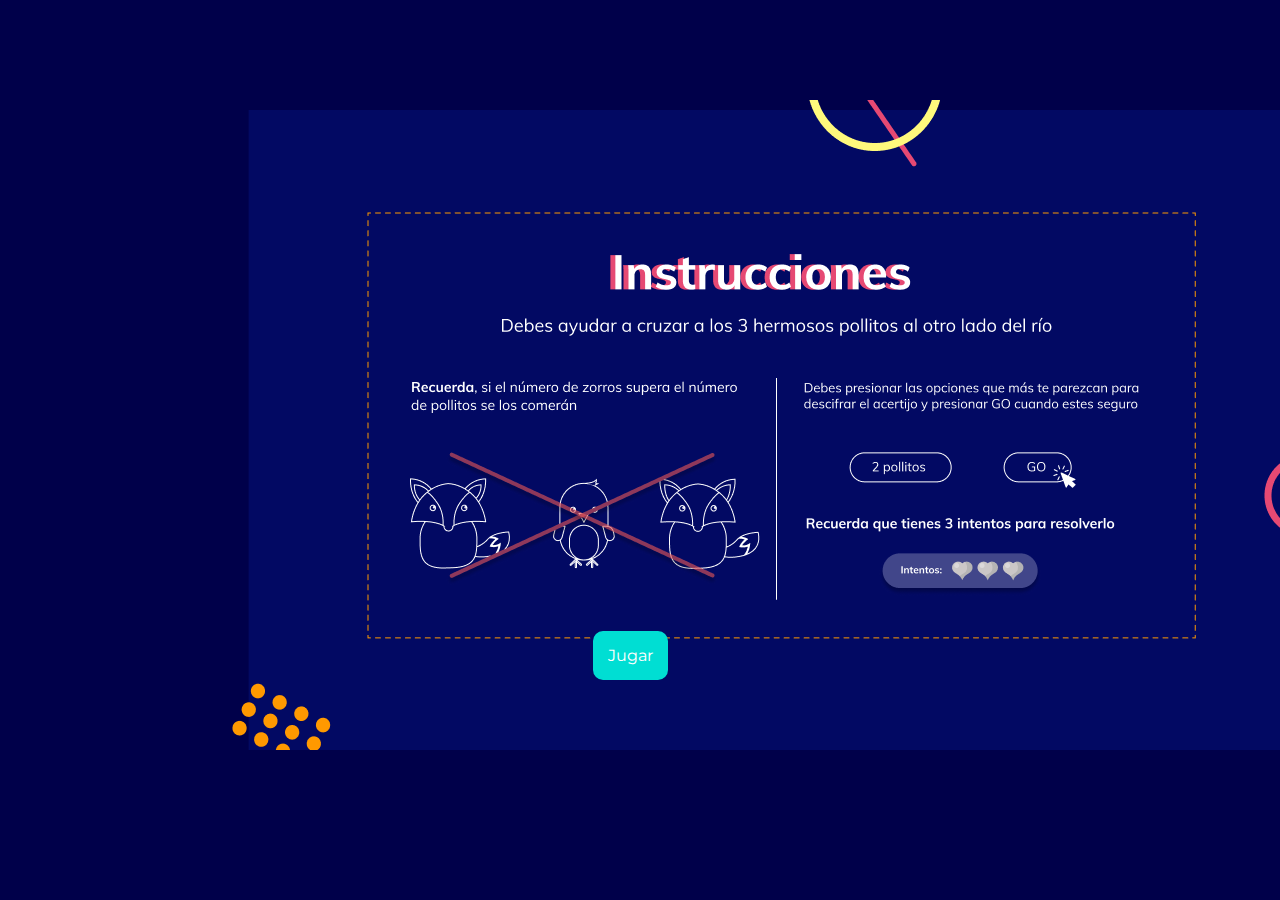
<file: index.html>
<!DOCTYPE html>
<html>

<head>
  <meta name="viewport" width=device-width, initial-scale=1.0, maximum-scale=1.0, user-scalable=0>
  <link rel="stylesheet" href="main.css">
  
</head>

<body>
  <div class="instruc">

    <a class="jugar" href="./game.html">Jugar</a>

</div>

</body>

</html>
</file>
<file: main.css>
@import url('https://fonts.googleapis.com/css?family=Montserrat');
* {
    box-sizing: border-box;
    font-family: 'Montserrat', sans-serif;
}
body {
    background-color: #00004A;
    padding: 0;
    margin: 0;
}
h4 {
    text-align: center;
    color: #fff;
}
ul {
    margin:10px auto;
    padding:0;
    list-style: none;
    display: grid;
    grid-template-columns: auto auto auto auto auto;
    grid-column-gap:10px;
    width: 80%;
}
ul li {
    display: grid-item;
    text-align: center;
    padding: 10px;
    border-radius: 5px;
    background-color:#E64973;
    color: #fff;
}
ul li:hover {
    cursor: pointer;
    background-color:rgb(226, 6, 65); 
}

.instruc{
    display:flex;
    height:650px;
    width:auto;
    background-image: url('./img/instruc.png');
    background-repeat: no-repeat;
    align-items: flex-end;
    justify-content: center;
 
    margin-left: 230px;
    margin-top: 100px;
}

.jugar{
    
 margin-bottom:70px;
 margin-right: 250px;
background:#00DED3;
padding:15px;
border-radius: 10px;
color:white;
font-size: 16px;
text-decoration: none;
justify-content: center;
align-content: center;

}

.espacioGo{
    display: flex;
    justify-content: center;
    align-content: center;
    align-items: center;
}

.gogo{
    margin-top: 10px;
    background-color: rgb(4, 207, 197);
    border:none;
    border-radius: 5px;
    text-align: center;
    text-decoration: none;
    width:60px;
    height:40px;
    font-size: 25px;
    
    color: white;
}
.gogo:hover{
    background-color: rgb(1, 128, 121);
}
</file>
